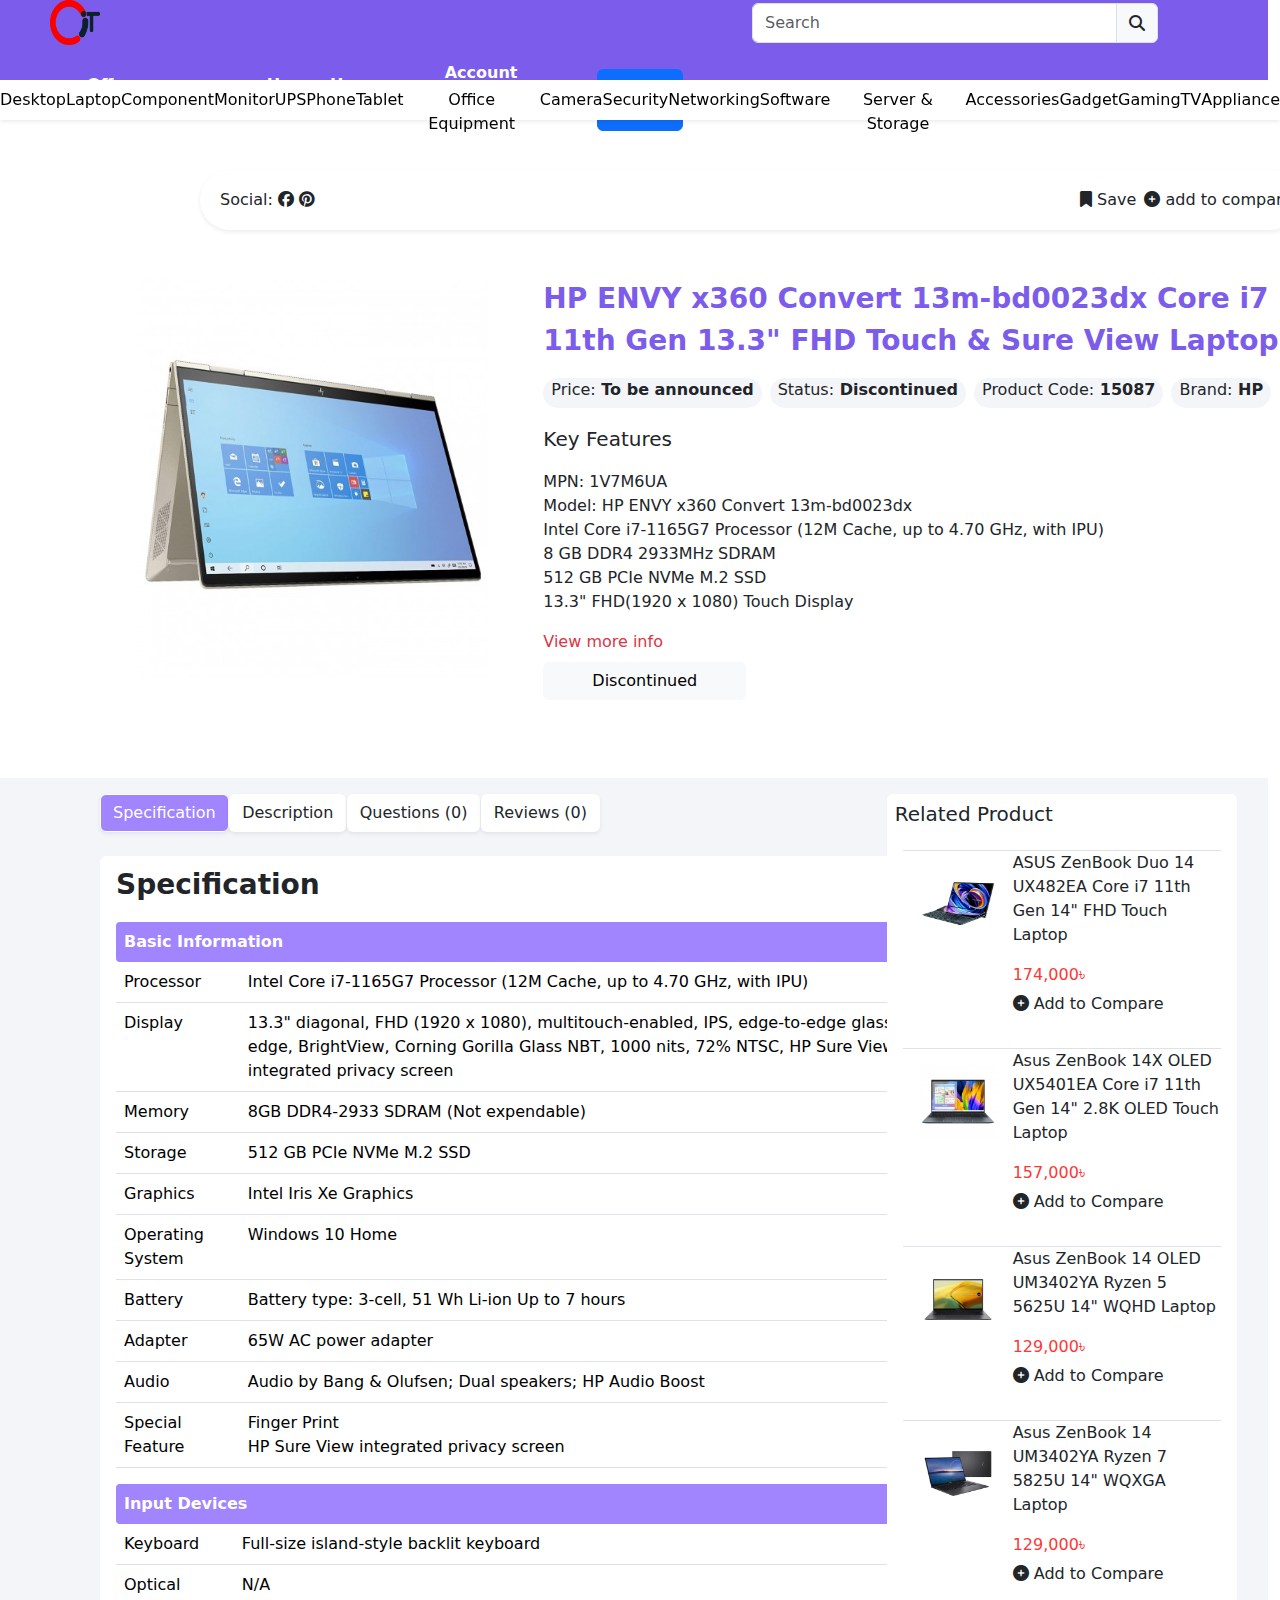
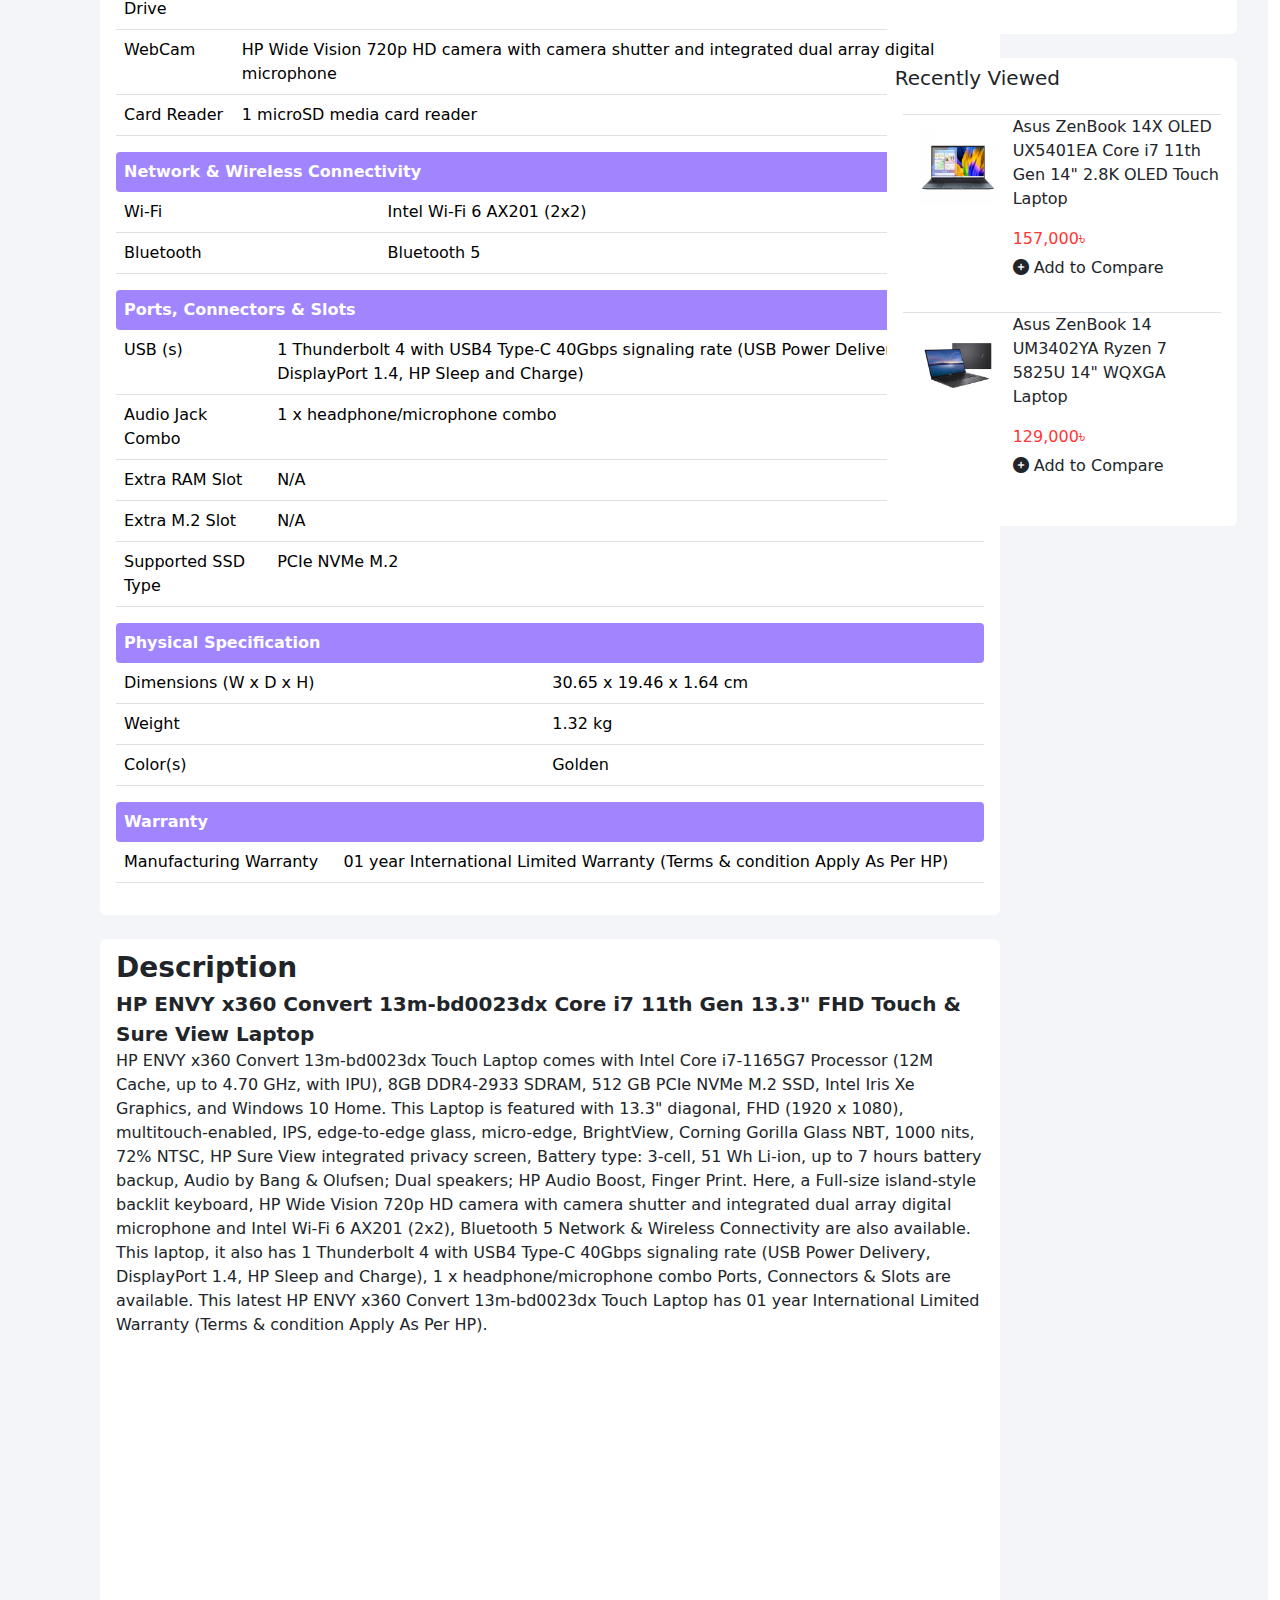
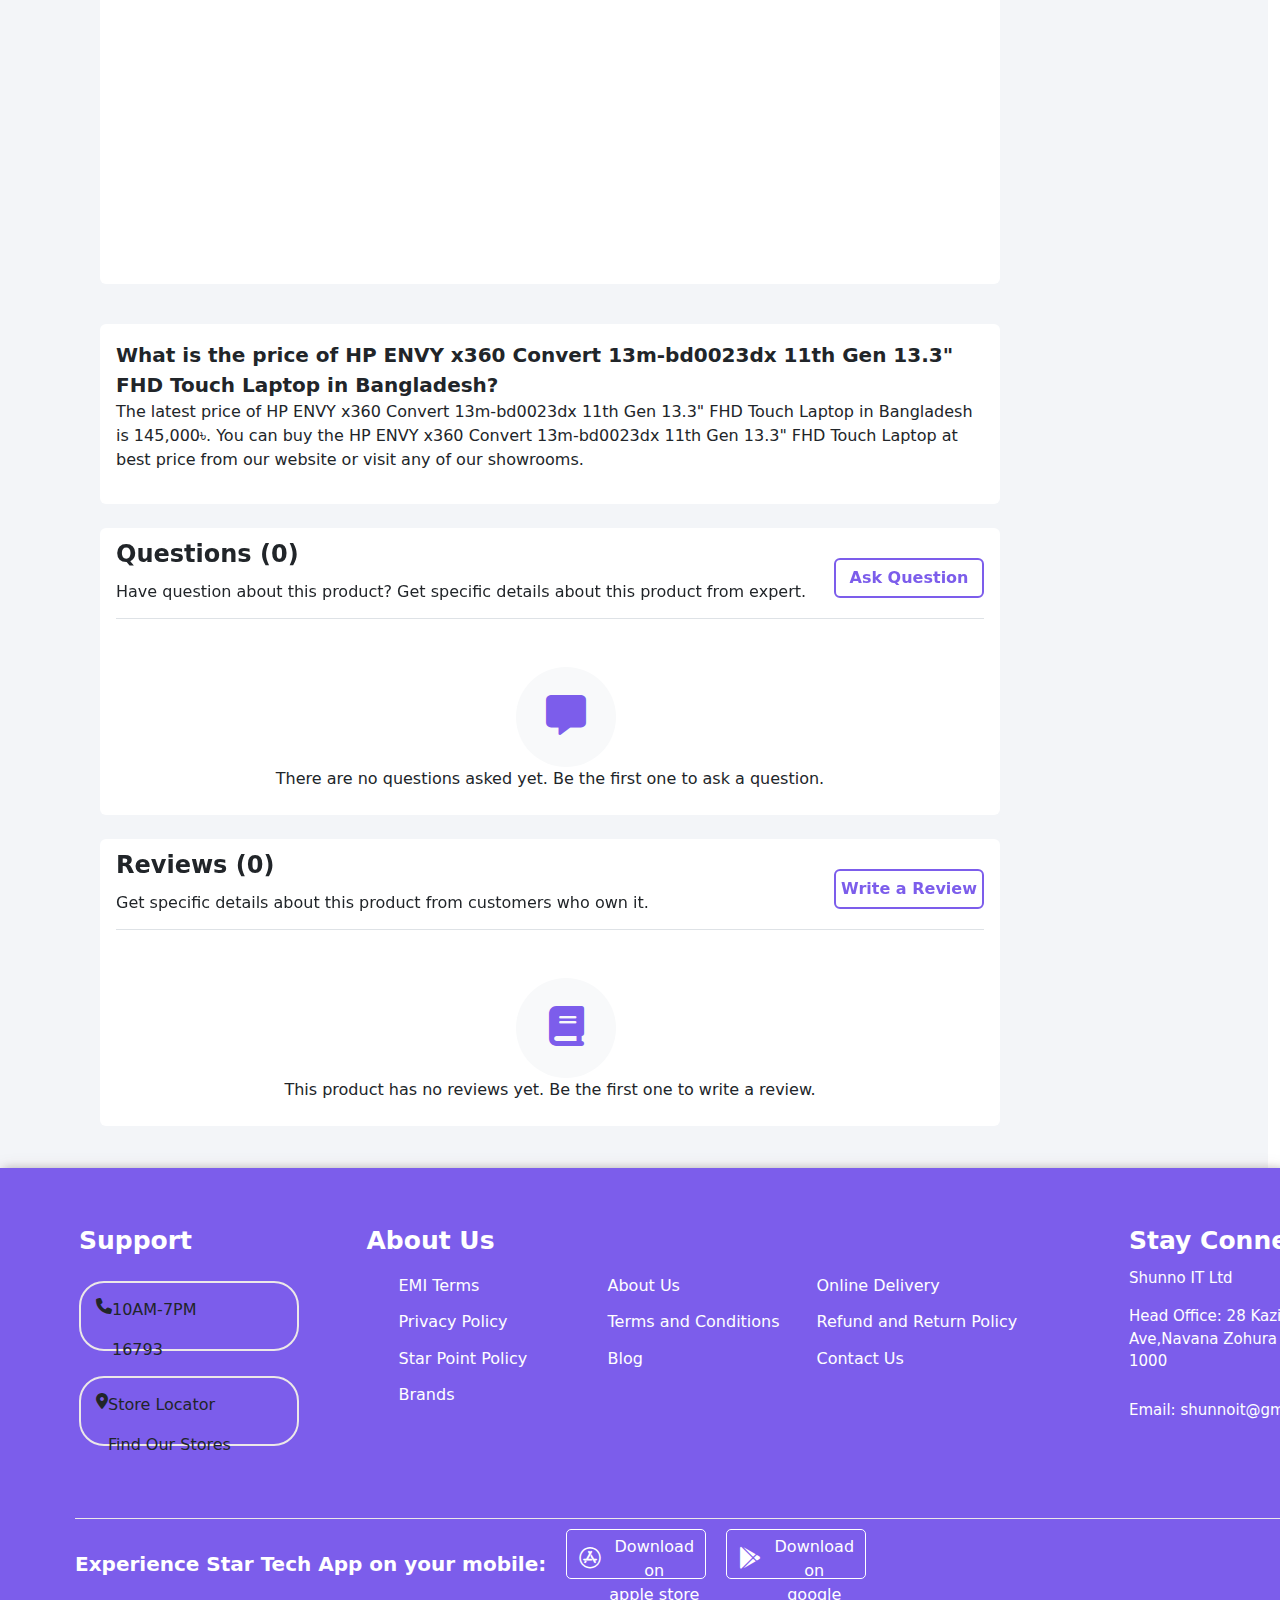
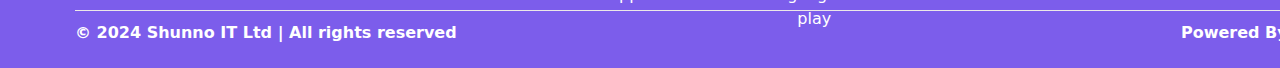
<file: StartechByBootstrap/index.html>
<!DOCTYPE html>
<html lang="en">
  <head>
    <meta charset="UTF-8" />
    <meta name="viewport" content="width=device-width, initial-scale=1.0" />
    <title>
      HP ENVY x360 Convert 13m-bd0023dx Core i7 11th Gen 13.3" FHD Touch & Sure
      View Laptop
    </title>
    <!-- <link rel="stylesheet" href="Bstyle.css" /> -->
    <link rel="icon" href="./utility/image/rsz_shunno_it_logo.png" />
    <link
      href="https://cdn.jsdelivr.net/npm/bootstrap@5.3.3/dist/css/bootstrap.min.css"
      rel="stylesheet"
      integrity="sha384-QWTKZyjpPEjISv5WaRU9OFeRpok6YctnYmDr5pNlyT2bRjXh0JMhjY6hW+ALEwIH"
      crossorigin="anonymous"
    />
    <link
      rel="stylesheet"
      href="https://cdnjs.cloudflare.com/ajax/libs/font-awesome/6.5.1/css/all.min.css"
    />
    <style>
      * {
        margin: 0;
        padding: 0;
        box-sizing: border-box;
      }
    </style>
  </head>
  <body>
    <div class="">
      <div
        class="navbar row"
        style="
          background-color: rgb(124, 93, 235);
          width: 100%;
          height: 80px;
          padding: 0 50px;
        "
      >
        <div class="col-1">
          <img
            class="logo"
            src="./utility/image/shunno it logo.png"
            style="width: 50px; height: 45px"
          />
        </div>
        <div class="col-4 me-5 input-group" style="height: 40px; width: 430px">
          <input
            class="form-control"
            type="text"
            name="searchBar"
            placeholder="Search"
          />
          <button class="input-group-text">
            <i class="fa-solid fa-magnifying-glass"></i>
          </button>
        </div>
        <div class="col-7 row justify-content-around">
          <a
            href="x"
            class="col-3 d-flex text-decoration-none align-items-center"
          >
            <div
              class="text-danger pe-2 mt-3"
              style="width: 30px; height: 30px"
            >
              <i class="fa-solid fa-gift fs-5"></i>
            </div>
            <div class="text-white pt-3">
              <p class="fw-bold">
                Offers <br />
                <span style="color: rgb(233, 233, 233); font-size: 13px"
                  >Latest Offers</span
                >
              </p>
            </div>
          </a>
          <a
            href="x"
            class="col-3 d-flex text-decoration-none align-items-center"
          >
            <div
              class="text-danger pe-2 mt-3"
              style="width: 30px; height: 30px"
            >
              <i class="fa-solid fa-bolt-lightning fs-5"></i>
            </div>
            <div class="text-white pt-3">
              <p class="fw-bold">
                Happy Hour <br />
                <span style="color: rgb(233, 233, 233); font-size: 13px"
                  >Special Deals</span
                >
              </p>
            </div>
          </a>
          <a
            href="x"
            class="col-3 d-flex text-decoration-none align-items-center"
            data-bs-toggle="modal"
            data-bs-target="#modalHandler"
          >
            <div
              class="text-danger pe-2 mt-3"
              style="width: 30px; height: 30px"
            >
              <i class="fa-solid fa-user fs-5"></i>
            </div>
            <div class="text-white pt-3">
              <p class="fw-bold">
                Account <br />
                <span style="color: rgb(233, 233, 233); font-size: 13px"
                  >Register or Login</span
                >
              </p>
            </div>
          </a>
          <a href="x" class="col-2 text-decoration-none mt-4">
            <button class="btn btn-primary">PC Builder</button>
          </a>
          <!-- modal -->
          <div
            class="modal fade"
            id="modalHandler"
            tabindex="-1"
            aria-labelledby="exampleModalLabel"
            aria-hidden="true"
          >
            <div class="modal-dialog modal-md modal-dialog-centered">
              <div class="modal-content p-5">
                <h3 class="text-center">Sign Up Page</h3>
                <form
                  class="row gap-3 needs-validation justify-content-center"
                  novalidate
                >
                  <div class="col-12 input-group">
                    <label class="input-group-text" for="username"
                      >@Username:</label
                    >
                    <input
                      type="text"
                      class="form-control"
                      name="username"
                      id="username"
                      required
                    />
                    <div class="invalid-feedback">
                      Please choose a username.
                    </div>
                  </div>
                  <div class="col-12 input-group">
                    <label class="input-group-text" for="password"
                      >Password:</label
                    >
                    <input
                      type="password"
                      class="form-control"
                      name="password"
                      id="password"
                      required
                    />
                    <div class="invalid-feedback">
                      please provide a password
                    </div>
                  </div>
                  <div class="col-12 input-group">
                    <label class="input-group-text" for="confirmPassword"
                      >Confirm Password:</label
                    >
                    <input
                      type="password"
                      class="form-control"
                      name="confirmPassword"
                      id="confirmPassword"
                      required
                    />
                  </div>
                  <div class="col-12 input-group">
                    <label class="input-group-text" for="email">Email:</label>
                    <input
                      type="email"
                      class="form-control"
                      name="email"
                      id="email"
                      placeholder="example@gmail.com"
                      required
                    />
                  </div>
                  <button type="submit" class="btn btn-primary col-12">
                    Sign Up
                  </button>
                  <div>
                    <p>
                      Have an account?
                      <button
                        class="border-0 bg-grey"
                        data-bs-toggle="modal"
                        data-bs-target="#secondModalHandler"
                        data-bs-dismiss="modal"
                      >
                        Sign In
                      </button>
                    </p>
                  </div>
                  <div class="col-12 row justify-content-between">
                    <button
                      type="button"
                      class="btn btn-danger col-3"
                      data-bs-dismiss="modal"
                    >
                      Close
                    </button>
                  </div>
                </form>
              </div>
            </div>
          </div>
          <div
            class="modal fade"
            id="secondModalHandler"
            tabindex="-1"
            aria-labelledby="secondModalLabel"
            aria-hidden="true"
          >
            <div class="modal-dialog modal-md modal-dialog-centered">
              <div class="modal-content p-5">
                <h3 class="text-center">Sign In Page</h3>
                <form
                  class="row gap-4 needs-validation justify-content-center"
                  novalidate
                >
                  <div class="col-12 input-group">
                    <label class="input-group-text" for="username"
                      >@Username:</label
                    >
                    <input
                      type="text"
                      class="form-control"
                      name="username"
                      id="username"
                      required
                    />
                    <div class="invalid-feedback">
                      Please choose a username.
                    </div>
                  </div>
                  <div class="col-12 input-group">
                    <label class="input-group-text" for="email">Email:</label>
                    <input
                      type="email"
                      class="form-control"
                      name="email"
                      id="email"
                      placeholder="example@gmail.com"
                      required
                    />
                  </div>
                  <div class="col-12 input-group">
                    <label class="input-group-text" for="password"
                      >Password:</label
                    >
                    <input
                      type="password"
                      class="form-control"
                      name="password"
                      id="password"
                      required
                    />
                    <div class="invalid-feedback">
                      please provide a password
                    </div>
                  </div>
                  <button type="submit" class="btn btn-primary col-12">
                    Sign In
                  </button>
                  <div>
                    <p>
                      Have no account?
                      <button
                        class="border-0 bg-grey"
                        data-bs-toggle="modal"
                        data-bs-target="#modalHandler"
                      >
                        Sign Up
                      </button>
                    </p>
                  </div>
                  <div class="col-12 row justify-content-between">
                    <button
                      type="button"
                      class="btn btn-danger col-3"
                      data-bs-dismiss="modal"
                    >
                      Close
                    </button>
                  </div>
                </form>
              </div>
            </div>
          </div>
        </div>
      </div>
      <div
        class="bg-white position-sticky top-0 start-0 shadow-sm text-center pt-2 d-flex justify-content-between"
        style="width: 100%; height: 40px"
      >
        <a class="text-decoration-none text-black" href="x">Desktop</a>
        <a class="text-decoration-none text-black" href="x">Laptop</a>
        <a class="text-decoration-none text-black" href="x">Component</a>
        <a class="text-decoration-none text-black" href="x">Monitor</a>
        <a class="text-decoration-none text-black" href="x">UPS</a>
        <a class="text-decoration-none text-black" href="x">Phone</a>
        <a class="text-decoration-none text-black" href="x">Tablet</a>
        <a class="text-decoration-none text-black" href="x">Office Equipment</a>
        <a class="text-decoration-none text-black" href="x">Camera</a>
        <a class="text-decoration-none text-black" href="x">Security</a>
        <a class="text-decoration-none text-black" href="x">Networking</a>
        <a class="text-decoration-none text-black" href="x">Software</a>
        <a class="text-decoration-none text-black" href="x">Server & Storage</a>
        <a class="text-decoration-none text-black" href="x">Accessories</a>
        <a class="text-decoration-none text-black" href="x">Gadget</a>
        <a class="text-decoration-none text-black" href="x">Gaming</a>
        <a class="text-decoration-none text-black" href="x">TV</a>
        <a class="text-decoration-none text-black" href="x">Appliance</a>
      </div>
      <div
        class="bg-white shadow-sm rounded-5 d-flex justify-content-between align-items-center pt-3"
        style="
          margin-top: 50px;
          margin-left: 200px;
          width: 1100px;
          height: 60px;
        "
      >
        <div style="width: 100px; margin-left: 20px">
          <p>
            Social: <i class="fa-brands fa-facebook"></i>
            <i class="fa-brands fa-pinterest"></i>
          </p>
        </div>
        <div>
          <div class="d-flex">
            <p><i class="fa-solid fa-bookmark"></i> Save</p>
            <p class="ms-2 me-2">
              <i class="fa-solid fa-circle-plus"></i> add to compare
            </p>
          </div>
        </div>
      </div>
      <div class="mt-5 row" style="width: auto; height: 500px">
        <div class="col-5" style="padding-left: 150px">
          <img
            style="height: 400px; width: 350px"
            src="./utility/image/envy-x360-001-500x500.jpg"
            alt="envy-x360-001-500x500"
          />
        </div>
        <div class="col-7">
          <p class="fs-3 fw-bold" style="color: rgb(124, 93, 235)">
            HP ENVY x360 Convert 13m-bd0023dx Core i7 11th Gen 13.3" FHD Touch &
            Sure View Laptop
          </p>
          <div class="d-flex">
            <p
              class="rounded-5 me-2 ps-2 pe-2"
              style="
                height: 30px;
                width: fit-content;
                background-color: #f3f5f8;
              "
            >
              Price:<span class="fw-bold"> To be announced</span>
            </p>
            <p
              class="rounded-5 me-2 ps-2 pe-2"
              style="
                height: 30px;
                width: fit-content;
                background-color: #f3f5f8;
              "
            >
              Status:<span class="fw-bold"> Discontinued</span>
            </p>
            <p
              class="rounded-5 me-2 ps-2 pe-2"
              style="
                height: 30px;
                width: fit-content;
                background-color: #f3f5f8;
              "
            >
              Product Code:<span class="fw-bold"> 15087</span>
            </p>
            <p
              class="rounded-5 me-2 ps-2 pe-2"
              style="
                height: 30px;
                width: fit-content;
                background-color: #f3f5f8;
              "
            >
              Brand:<span class="fw-bold"> HP</span>
            </p>
          </div>
          <p class="fs-5">Key Features</p>
          <p>
            MPN: 1V7M6UA <br />
            Model: HP ENVY x360 Convert 13m-bd0023dx <br />
            Intel Core i7-1165G7 Processor (12M Cache, up to 4.70 GHz, with IPU)
            <br />
            8 GB DDR4 2933MHz SDRAM <br />
            512 GB PCIe NVMe M.2 SSD <br />
            13.3" FHD(1920 x 1080) Touch Display <br />
          </p>
          <a href="x" class="text-decoration-none text-danger d-block"
            >View more info</a
          >
          <button class="btn btn-light mt-2 ps-5 pe-5">Discontinued</button>
        </div>
      </div>
      <div
        class="row"
        style="
          background-color: #f3f5f8;
          padding-bottom: 50px;
          width: 100%;
          padding-left: 100px;
        "
      >
        <div class="col-8">
          <div class="pt-3" style="width: 500px">
            <ul class="list-unstyled d-flex justify-content-between">
              <li
                class="btn active shadow-sm text-white"
                style="background-color: rgb(160, 133, 255)"
              >
                Specification
              </li>
              <li class="btn bg-white shadow-sm">Description</li>
              <li class="btn bg-white shadow-sm">Questions (0)</li>
              <li class="btn bg-white shadow-sm">Reviews (0)</li>
            </ul>
          </div>
          <div class="mt-4 pb-3">
            <section
              class="ps-3 pe-3 rounded-2 pb-3 pt-2"
              style="background-color: #ffffff; width: 900px"
            >
              <div class="fs-3 fw-bold">Specification</div>
              <div
                class="mt-3 p-2 text-white fw-bold fs-6 rounded-1"
                style="height: 40px; background-color: rgb(160, 133, 255)"
              >
                <p>Basic Information</p>
              </div>
              <table class="table table-hover">
                <tr>
                  <td>Processor</td>
                  <td>
                    Intel Core i7-1165G7 Processor (12M Cache, up to 4.70 GHz,
                    with IPU)
                  </td>
                </tr>
                <tr>
                  <td>Display</td>
                  <td>
                    13.3" diagonal, FHD (1920 x 1080), multitouch-enabled, IPS,
                    edge-to-edge glass, micro-edge, BrightView, Corning Gorilla
                    Glass NBT, 1000 nits, 72% NTSC, HP Sure View integrated
                    privacy screen
                  </td>
                </tr>
                <tr>
                  <td>Memory</td>
                  <td>8GB DDR4-2933 SDRAM (Not expendable)</td>
                </tr>
                <tr>
                  <td>Storage</td>
                  <td>512 GB PCIe NVMe M.2 SSD</td>
                </tr>
                <tr>
                  <td>Graphics</td>
                  <td>Intel Iris Xe Graphics</td>
                </tr>
                <tr>
                  <td>Operating System</td>
                  <td>Windows 10 Home</td>
                </tr>
                <tr>
                  <td>Battery</td>
                  <td>Battery type: 3-cell, 51 Wh Li-ion Up to 7 hours</td>
                </tr>
                <tr>
                  <td>Adapter</td>
                  <td>65W AC power adapter</td>
                </tr>
                <tr>
                  <td>Audio</td>
                  <td>
                    Audio by Bang & Olufsen; Dual speakers; HP Audio Boost
                  </td>
                </tr>
                <tr>
                  <td>Special Feature</td>
                  <td>
                    Finger Print <br />HP Sure View integrated privacy screen
                  </td>
                </tr>
              </table>
              <div
                class="mt-3 p-2 text-white fw-bold fs-6 rounded-1"
                style="height: 40px; background-color: rgb(160, 133, 255)"
              >
                <p>Input Devices</p>
              </div>
              <table class="table table-hover">
                <tr>
                  <td>Keyboard</td>
                  <td>Full-size island-style backlit keyboard</td>
                </tr>
                <tr>
                  <td>Optical Drive</td>
                  <td>N/A</td>
                </tr>
                <tr>
                  <td>WebCam</td>
                  <td>
                    HP Wide Vision 720p HD camera with camera shutter and
                    integrated dual array digital microphone
                  </td>
                </tr>
                <tr>
                  <td>Card Reader</td>
                  <td>1 microSD media card reader</td>
                </tr>
              </table>
              <div
                class="mt-3 p-2 text-white fw-bold fs-6 rounded-1"
                style="height: 40px; background-color: rgb(160, 133, 255)"
              >
                <p>Network & Wireless Connectivity</p>
              </div>
              <table class="table table-hover">
                <tr>
                  <td>Wi-Fi</td>
                  <td>Intel Wi-Fi 6 AX201 (2x2)</td>
                </tr>
                <tr>
                  <td>Bluetooth</td>
                  <td>Bluetooth 5</td>
                </tr>
              </table>
              <div
                class="mt-3 p-2 text-white fw-bold fs-6 rounded-1"
                style="height: 40px; background-color: rgb(160, 133, 255)"
              >
                <p>Ports, Connectors & Slots</p>
              </div>
              <table class="table table-hover">
                <tr>
                  <td>USB (s)</td>
                  <td>
                    1 Thunderbolt 4 with USB4 Type-C 40Gbps signaling rate (USB
                    Power Delivery, DisplayPort 1.4, HP Sleep and Charge)
                  </td>
                </tr>
                <tr>
                  <td>Audio Jack Combo</td>
                  <td>1 x headphone/microphone combo</td>
                </tr>
                <tr>
                  <td>Extra RAM Slot</td>
                  <td>N/A</td>
                </tr>
                <tr>
                  <td>Extra M.2 Slot</td>
                  <td>N/A</td>
                </tr>
                <tr>
                  <td>Supported SSD Type</td>
                  <td>PCIe NVMe M.2</td>
                </tr>
              </table>
              <div
                class="mt-3 p-2 text-white fw-bold fs-6 rounded-1"
                style="height: 40px; background-color: rgb(160, 133, 255)"
              >
                <p>Physical Specification</p>
              </div>
              <table class="table table-hover">
                <tr>
                  <td>Dimensions (W x D x H)</td>
                  <td>30.65 x 19.46 x 1.64 cm</td>
                </tr>
                <tr>
                  <td>Weight</td>
                  <td>1.32 kg</td>
                </tr>
                <tr>
                  <td>Color(s)</td>
                  <td>Golden</td>
                </tr>
              </table>
              <div
                class="mt-3 p-2 text-white fs-6 fw-bold rounded-1"
                style="height: 40px; background-color: rgb(160, 133, 255)"
              >
                <p>Warranty</p>
              </div>
              <table class="table table-hover">
                <tr>
                  <td>Manufacturing Warranty</td>
                  <td>
                    01 year International Limited Warranty (Terms & condition
                    Apply As Per HP)
                  </td>
                </tr>
              </table>
            </section>
            <section
              class="ps-3 pe-3 pb-3 rounded-2 pt-2 mt-4"
              style="background-color: #ffffff; width: 900px"
            >
              <div class="fs-3 fw-bold">Description</div>
              <div class="text-wrap">
                <span class="fs-5 fw-bold d-block"
                  >HP ENVY x360 Convert 13m-bd0023dx Core i7 11th Gen 13.3" FHD
                  Touch & Sure View Laptop</span
                >
                HP ENVY x360 Convert 13m-bd0023dx Touch Laptop comes with Intel
                Core i7-1165G7 Processor (12M Cache, up to 4.70 GHz, with IPU),
                8GB DDR4-2933 SDRAM, 512 GB PCIe NVMe M.2 SSD, Intel Iris Xe
                Graphics, and Windows 10 Home. This Laptop is featured with
                13.3" diagonal, FHD (1920 x 1080), multitouch-enabled, IPS,
                edge-to-edge glass, micro-edge, BrightView, Corning Gorilla
                Glass NBT, 1000 nits, 72% NTSC, HP Sure View integrated privacy
                screen, Battery type: 3-cell, 51 Wh Li-ion, up to 7 hours
                battery backup, Audio by Bang & Olufsen; Dual speakers; HP Audio
                Boost, Finger Print. Here, a Full-size island-style backlit
                keyboard, HP Wide Vision 720p HD camera with camera shutter and
                integrated dual array digital microphone and Intel Wi-Fi 6 AX201
                (2x2), Bluetooth 5 Network & Wireless Connectivity are also
                available. This laptop, it also has 1 Thunderbolt 4 with USB4
                Type-C 40Gbps signaling rate (USB Power Delivery, DisplayPort
                1.4, HP Sleep and Charge), 1 x headphone/microphone combo Ports,
                Connectors & Slots are available. This latest HP ENVY x360
                Convert 13m-bd0023dx Touch Laptop has 01 year International
                Limited Warranty (Terms & condition Apply As Per HP).
              </div>
              <div class="mt-4">
                <iframe
                  class="border-0 rounded-2"
                  style="width: 100%; height: 500px"
                  src="https://www.youtube.com/embed/tgbNymZ7vqY"
                  frameborder="0"
                  allow="accelerometer; autoplay; clipboard-write; encrypted-media; gyroscope; picture-in-picture"
                  allowfullscreen=""
                >
                </iframe>
              </div>
            </section>
          </div>
          <div class="mt-4">
            <section
              class="ps-3 pe-3 rounded-2 pb-3 pt-3"
              style="background-color: #ffffff; width: 900px"
            >
              <div class="fs-5 fw-bold">
                What is the price of HP ENVY x360 Convert 13m-bd0023dx 11th Gen
                13.3" FHD Touch Laptop in Bangladesh?
              </div>
              <p>
                The latest price of HP ENVY x360 Convert 13m-bd0023dx 11th Gen
                13.3" FHD Touch Laptop in Bangladesh is 145,000৳. You can buy
                the HP ENVY x360 Convert 13m-bd0023dx 11th Gen 13.3" FHD Touch
                Laptop at best price from our website or visit any of our
                showrooms.
              </p>
            </section>
          </div>
          <div class="mt-4">
            <div
              class="ps-3 pe-3 pb-4 rounded-2"
              style="background-color: #ffffff; width: 900px"
            >
              <div
                class="d-inline-block position-relative justify-content-center z-0"
                style="width: 100%; height: 90px"
              >
                <div class="mt-2 fs-4 fw-bold">Questions (0)</div>
                <div class="fs-6 mt-2">
                  Have question about this product? Get specific details about
                  this product from expert.
                </div>
                <button
                  class="fs-6 fw-bold border-2 bg-white position-absolute rounded-2"
                  style="
                    color: rgb(124, 93, 235);
                    border: 2px solid rgb(124, 93, 235);
                    width: 150px;
                    height: 40px;
                    top: 30px;
                    right: 0;
                  "
                >
                  Ask Question
                </button>
              </div>
              <div class="text-center border-top pt-5">
                <div
                  class="rounded-circle bg-light"
                  style="width: 100px; height: 100px; margin-left: 400px"
                >
                  <i
                    class="fa-solid fa-message fs-1 mt-4 pt-1"
                    style="color: rgb(124, 93, 235)"
                  ></i>
                </div>
                <div class="fs-6">
                  There are no questions asked yet. Be the first one to ask a
                  question.
                </div>
              </div>
            </div>
          </div>
          <div class="mt-4">
            <div
              class="ps-3 pe-3 pb-4 rounded-2"
              style="background-color: #ffffff; width: 900px"
            >
              <div
                class="d-inline-block position-relative justify-content-center z-0"
                style="width: 100%; height: 90px"
              >
                <div class="mt-2 fs-4 fw-bold">Reviews (0)</div>
                <div class="fs-6 mt-2">
                  Get specific details about this product from customers who own
                  it.
                </div>
                <button
                  class="fs-6 fw-bold border-2 bg-white position-absolute rounded-2"
                  style="
                    color: rgb(124, 93, 235);
                    border: 2px solid rgb(124, 93, 235);
                    width: 150px;
                    height: 40px;
                    top: 30px;
                    right: 0;
                  "
                >
                  Write a Review
                </button>
              </div>
              <div class="text-center border-top pt-5">
                <div
                  class="rounded-circle bg-light"
                  style="width: 100px; height: 100px; margin-left: 400px"
                >
                  <i
                    class="fa-solid fa-book fs-1 mt-4 pt-1"
                    style="color: rgb(124, 93, 235)"
                  ></i>
                </div>
                <div class="fs-6">
                  This product has no reviews yet. Be the first one to write a
                  review.
                </div>
              </div>
            </div>
          </div>
        </div>
        <div class="col-4 mt-3">
          <div class="bg-white rounded-2 pb-3" style="width: 350px">
            <h5 class="p-2">Related Product</h5>
            <div class="d-flex border-top m-3">
              <a href="x"
                ><img
                  style="width: 80px; height: 75px; margin: 15px 15px"
                  src="./utility//image/zenbook-duo-14-01-500x500.jpg"
                  alt="zenbook-duo-14-01-500x500"
              /></a>
              <div>
                <p>
                  ASUS ZenBook Duo 14 UX482EA Core i7 11th Gen 14" FHD Touch
                  Laptop
                </p>
                <p style="color: #ff3636; margin: 5px 0">174,000৳</p>
                <p><i class="fa-solid fa-circle-plus"></i> Add to Compare</p>
              </div>
            </div>
            <div class="d-flex border-top m-3">
              <a href="x"
                ><img
                  style="width: 80px; height: 75px; margin: 15px 15px"
                  src="./utility/image/zenbook-14x-oled-ux5401ea-01-500x500.jpg"
                  alt="zenbook-14x-oled-ux5401ea-01-500x500"
              /></a>
              <div>
                <p>
                  Asus ZenBook 14X OLED UX5401EA Core i7 11th Gen 14" 2.8K OLED
                  Touch Laptop
                </p>
                <p style="color: #ff3636; margin: 5px 0">157,000৳</p>
                <p><i class="fa-solid fa-circle-plus"></i> Add to Compare</p>
              </div>
            </div>
            <div class="d-flex border-top m-3">
              <a href="x"
                ><img
                  style="width: 80px; height: 75px; margin: 15px 15px"
                  src="./utility/image/zenbook-14-oled-um3402ya-01-500x500.webp"
                  alt="zenbook-14-oled-um3402ya-01-500x500"
              /></a>
              <div>
                <p>
                  Asus ZenBook 14 OLED UM3402YA Ryzen 5 5625U 14" WQHD Laptop
                </p>
                <p style="color: #ff3636; margin: 5px 0">129,000৳</p>
                <p><i class="fa-solid fa-circle-plus"></i> Add to Compare</p>
              </div>
            </div>
            <div class="d-flex border-top m-3">
              <a href="x"
                ><img
                  style="width: 80px; height: 75px; margin: 15px 15px"
                  src="./utility//image/zenbook-14-um3402ya-01-500x500.webp"
                  alt="zenbook-14-um3402ya-01-500x500"
              /></a>
              <div>
                <p>Asus ZenBook 14 UM3402YA Ryzen 7 5825U 14" WQXGA Laptop</p>
                <p style="color: #ff3636; margin: 5px 0">129,000৳</p>
                <p><i class="fa-solid fa-circle-plus"></i> Add to Compare</p>
              </div>
            </div>
          </div>
          <div class="bg-white rounded-2 pb-3 mt-4" style="width: 350px">
            <h5 class="p-2">Recently Viewed</h5>
            <div class="d-flex border-top m-3">
              <a href="x"
                ><img
                  style="width: 80px; height: 75px; margin: 15px 15px"
                  src="./utility/image/zenbook-14x-oled-ux5401ea-01-500x500.jpg"
                  alt="zenbook-14x-oled-ux5401ea-01-500x500"
              /></a>
              <div>
                <p>
                  Asus ZenBook 14X OLED UX5401EA Core i7 11th Gen 14" 2.8K OLED
                  Touch Laptop
                </p>
                <p style="color: #ff3636; margin: 5px 0">157,000৳</p>
                <p><i class="fa-solid fa-circle-plus"></i> Add to Compare</p>
              </div>
            </div>
            <div class="d-flex border-top m-3">
              <a href="x"
                ><img
                  style="width: 80px; height: 75px; margin: 15px 15px"
                  src="./utility//image/zenbook-14-um3402ya-01-500x500.webp"
                  alt="zenbook-14-um3402ya-01-500x500"
              /></a>
              <div>
                <p>Asus ZenBook 14 UM3402YA Ryzen 7 5825U 14" WQXGA Laptop</p>
                <p style="color: #ff3636; margin: 5px 0">129,000৳</p>
                <p><i class="fa-solid fa-circle-plus"></i> Add to Compare</p>
              </div>
            </div>
          </div>
        </div>
      </div>
    </div>
    <section
      class="footer"
      style="
        width: 100%;
        height: 500px;
        background-color: rgb(124, 93, 235);
        box-shadow: 4px 0 8px 0 rgba(0, 0, 0, 0.2),
          0 6px 20px 0 rgba(101, 29, 29, 0.19);
      "
    >
      <div
        class="main-footer row g-2"
        style="
          box-sizing: border-box;
          margin-left: 75px;
          width: 1350px;
          height: 350px;
          display: flex;
          justify-content: space-between;
          padding-bottom: 50px;
          padding-top: 50px;
        "
      >
        <div class="support col-2">
          <h3 style="color: white; font-size: 25px; font-weight: bold">
            Support
          </h3>
          <div
            class="call"
            style="
              padding-left: 15px;
              padding-top: 15px;
              display: flex;
              width: 220px;
              height: 70px;
              border: 2px solid #ece8e8;
              border-radius: 25px;
              margin-top: 25px;
            "
          >
            <i class="fa-solid fa-phone"></i>
            <div class="s-p">
              <p>10AM-7PM</p>
              <p>16793</p>
            </div>
          </div>
          <div
            class="store-location"
            style="
              padding-left: 15px;
              padding-top: 15px;
              display: flex;
              width: 220px;
              height: 70px;
              border: 2px solid #ece8e8;
              border-radius: 25px;
              margin-top: 25px;
            "
          >
            <i class="fa-solid fa-location-dot"></i>
            <div class="s-p">
              <p>Store Locator</p>
              <p>Find Our Stores</p>
            </div>
          </div>
        </div>
        <div
          class="about-us col-7"
          style="box-sizing: border-box; width: 700px; height: 250px"
        >
          <h3 style="color: white; font-size: 25px; font-weight: bold">
            About Us
          </h3>
          <ul
            class="listing"
            style="
              width: 500px;
              height: 150px;
              padding-top: 10px;
              display: grid;
              justify-content: space-between;
              grid-template-columns: 50px 50px 50px;
              gap: 5px 5px;
              list-style-type: none;
            "
          >
            <li style="width: 220px; height: 30px">
              <a style="color: white; text-decoration: none" href=""
                >EMI Terms</a
              >
            </li>
            <li style="width: 220px; height: 30px">
              <a style="color: white; text-decoration: none" href=""
                >About Us</a
              >
            </li>
            <li style="width: 220px; height: 30px">
              <a style="color: white; text-decoration: none" href=""
                >Online Delivery</a
              >
            </li>
            <li style="width: 220px; height: 30px">
              <a style="color: white; text-decoration: none" href=""
                >Privacy Policy</a
              >
            </li>
            <li style="width: 220px; height: 30px">
              <a style="color: white; text-decoration: none" href=""
                >Terms and Conditions</a
              >
            </li>
            <li style="width: 220px; height: 30px">
              <a style="color: white; text-decoration: none" href=""
                >Refund and Return Policy</a
              >
            </li>
            <li style="width: 220px; height: 30px">
              <a style="color: white; text-decoration: none" href=""
                >Star Point Policy</a
              >
            </li>
            <li style="width: 220px; height: 30px">
              <a style="color: white; text-decoration: none" href="">Blog</a>
            </li>
            <li style="width: 220px; height: 30px">
              <a style="color: white; text-decoration: none" href=""
                >Contact Us</a
              >
            </li>
            <li style="width: 220px; height: 30px">
              <a style="color: white; text-decoration: none" href="">Brands</a>
            </li>
          </ul>
        </div>
        <div class="address col-3" style="width: 300px">
          <h3 style="color: white; font-size: 25px; font-weight: bold">
            Stay Connected
          </h3>
          <div>
            <h5 style="color: white; padding: 5px 0; font-size: 15px">
              Shunno IT Ltd
            </h5>
            <p style="color: white; padding: 5px 0; font-size: 15px">
              Head Office: 28 Kazi Nazrul Islam Ave,Navana Zohura Square, Dhaka
              1000
            </p>
            <p style="color: white; padding: 5px 0; font-size: 15px">
              Email: <span>shunnoit@gmail.com</span>
            </p>
          </div>
        </div>
      </div>
      <div
        class="application-store"
        style="
          margin-left: 75px;
          width: 1350px;
          /* border: 2px solid black; */
          display: flex;
          border-top: 1px solid #ece8e8;
          padding-top: 10px;
        "
      >
        <p
          class="a-heading"
          style="
            padding-top: 20px;
            color: #fff;
            font-weight: bold;
            font-size: 20px;
          "
        >
          Experience Star Tech App on your mobile:
        </p>
        <a
          href="x"
          class="app-store"
          style="
            width: 140px;
            height: 50px;
            color: #fff;
            text-decoration: none;
            display: flex;
            border: 1px solid rgb(255, 255, 255);
            border-radius: 5px;
            margin-left: 20px;
            padding: 5px;
            text-align: center;
          "
        >
          <div class="a-ic" style="padding: 7px; font-size: 22px">
            <i class="fa-brands fa-app-store"></i>
          </div>
          <div class="app-content">
            <p>
              Download on <br />
              <span>apple store</span>
            </p>
          </div>
        </a>
        <a
          href="x"
          class="google-store"
          style="
            width: 140px;
            height: 50px;
            color: #fff;
            text-decoration: none;
            display: flex;
            border: 1px solid rgb(255, 255, 255);
            border-radius: 5px;
            margin-left: 20px;
            padding: 5px;
            text-align: center;
          "
        >
          <div class="g-ic" style="padding: 7px; font-size: 22px">
            <i class="fa-brands fa-google-play"></i>
          </div>
          <div class="app-content">
            <p>
              Download on <br />
              <span>google play</span>
            </p>
          </div>
        </a>
      </div>
      <div
        class="copy-write"
        style="
          color: #fff;
          font-weight: bold;
          margin-left: 75px;
          margin-top: 15px;
          width: 1350px;
          display: flex;
          justify-content: space-between;
          border-top: 1px solid #ece8e8;
          padding-top: 10px;
        "
      >
        <p>© 2024 Shunno IT Ltd | All rights reserved</p>
        <p>Powered By: Shunno IT Ltd</p>
      </div>
    </section>
    <script
      src="https://cdn.jsdelivr.net/npm/bootstrap@5.3.3/dist/js/bootstrap.bundle.min.js"
      integrity="sha384-YvpcrYf0tY3lHB60NNkmXc5s9fDVZLESaAA55NDzOxhy9GkcIdslK1eN7N6jIeHz"
      crossorigin="anonymous"
    ></script>
    <script>
      // Example starter JavaScript for disabling form submissions if there are invalid fields
      (() => {
        "use strict";

        // Fetch all the forms we want to apply custom Bootstrap validation styles to
        const forms = document.querySelectorAll(".needs-validation");

        // Loop over them and prevent submission
        Array.from(forms).forEach((form) => {
          form.addEventListener(
            "submit",
            (event) => {
              if (!form.checkValidity()) {
                event.preventDefault();
                event.stopPropagation();
              }

              form.classList.add("was-validated");
            },
            false
          );
        });
      })();
    </script>
  </body>
</html>
</file>
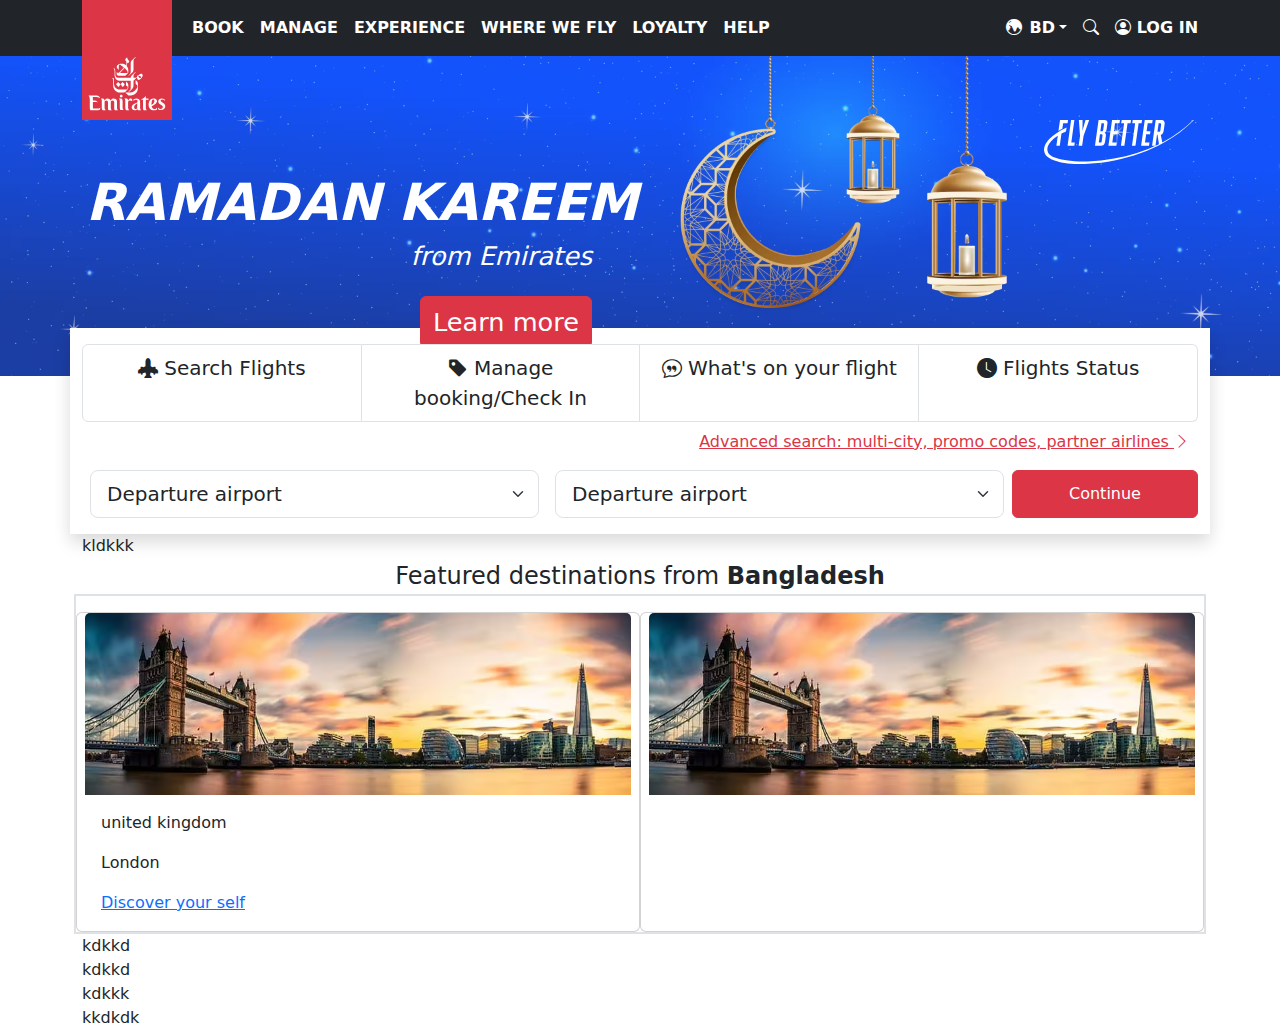
<file: StartechByBootstrap/flyEmirates/index.html>
<!DOCTYPE html>
<html lang="en">
  <head>
    <meta charset="UTF-8" />
    <meta name="viewport" content="width=device-width, initial-scale=1.0" />
    <title>Document</title>
    <link
      href="https://cdn.jsdelivr.net/npm/bootstrap@5.3.3/dist/css/bootstrap.min.css"
      rel="stylesheet"
      integrity="sha384-QWTKZyjpPEjISv5WaRU9OFeRpok6YctnYmDr5pNlyT2bRjXh0JMhjY6hW+ALEwIH"
      crossorigin="anonymous"
    />
    <link
      rel="stylesheet"
      href="https://cdn.jsdelivr.net/npm/bootstrap-icons@1.11.3/font/bootstrap-icons.min.css"
    />
  </head>
  <body>
    <!-- navbar -->
    <nav class="navbar navbar-expand-lg bg-dark navbar-dark p-0">
      <div class="container position-relative">
        <div
          class="bg-danger position-absolute top-0 z-2"
          style="width: 90px; height: 120px"
        >
          <img
            src="./images/emirates-logo-badge.svg"
            alt="fly emirates"
            class="navbar-brand mt-5"
            style="width: 90px; height: 75px"
          />
        </div>
        <button
          class="ms-auto my-md-2 btn btn-outline-dark border border-2"
          type="button"
          data-bs-toggle="collapse"
          data-bs-target="#navigationMenu"
        >
          <span class="text-white">Menu</span>
        </button>
        <div
          class="collapse collapse-horizontal navbar-collapse"
          id="navigationMenu"
          style="margin-left: 30px"
        >
          <ul class="navbar-nav">
            <li class="nav-item">
              <a href="3" class="nav-link text-white fw-bold">BOOK</a>
            </li>
            <li class="nav-item">
              <a href="3" class="nav-link text-white fw-bold">MANAGE</a>
            </li>
            <li class="nav-item">
              <a href="3" class="nav-link text-white fw-bold">EXPERIENCE</a>
            </li>
            <li class="nav-item">
              <a href="3" class="nav-link text-white fw-bold">WHERE WE FLY</a>
            </li>
            <li class="nav-item">
              <a href="3" class="nav-link text-white fw-bold">LOYALTY</a>
            </li>
            <li class="nav-item">
              <a href="3" class="nav-link text-white fw-bold">HELP</a>
            </li>
          </ul>
        </div>
        <div
          class="collapse navbar-collapse ms-auto fw-bold pt-3 justify-content-end"
        >
          <ul class="text-white list-unstyled d-flex">
            <li class="dropdown">
              <a
                href="x"
                class="text-decoration-none text-white dropdown-toggle"
                data-bs-toggle="collapse"
                data-bs-target="#countryCollapse"
                ><i class="bi bi-globe-central-south-asia text-white me-2"></i
                >BD</a
              >
            </li>
            <li>
              <a href=""><i class="bi bi-search text-white ms-3"></i></a>
            </li>
            <li>
              <a href="" class="text-decoration-none text-white"
                ><i class="bi bi-person-circle text-white ms-3"></i> LOG IN</a
              >
            </li>
          </ul>
        </div>
        <section
          class="fade collapse bg-white shadow pb-3"
          id="countryCollapse"
        >
          <div class="container">
            <div class="d-flex justify-content-between fs-4 fw-bold">
              <p>Choose your country or territory</p>
              <button class="border-0 bg-white">
                <i
                  class="bi bi-x-lg justify-content-end"
                  data-bs-toggle="collapse"
                  data-bs-target="#countryCollapse"
                ></i>
              </button>
            </div>
            <div>
              <input type="text" class="form-control" placeholder="search" />
            </div>
          </div>
        </section>
      </div>
    </nav>
    <section class="card border-0 rounded-top-0">
      <img
        class="img-fluid card-img-top rounded-0"
        src="./images/ramadan-moon-and-lantern-decor-hp-w1920x480.jpg"
        alt=""
      />
      <div class="container card-img-overlay text-white mt-5">
        <div class="text-end">
          <img
            class="h-auto"
            src="./images/emirates-fly-better-white.svg"
            alt=""
            style="width: 150px"
          />
        </div>
        <div class="container row ps-0">
          <div
            class="fw-bold row col-8 col-md-7 col-sm-9 col-md-8 fst-italic"
            style="font-size: 4vw"
          >
            <div class="col-12">RAMADAN KAREEM</div>
            <div class="text-end col-s-6 col-sm-10 col-md-9">
              <h3 class="fst-italic" style="font-size: 2vw">from Emirates</h3>
              <button class="btn btn-danger" style="font-size: 2vw">
                Learn more
              </button>
            </div>
          </div>
        </div>
      </div>
      <section class="col-12 h-auto" style="margin-top: -3rem">
        <div class="container bg-body shadow py-3" id="accordion">
          <div class="fs-5">
            <ul class="text-center list-group list-group-horizontal">
              <li
                class="py-2 list-group-item list-group-item-action"
                data-bs-toggle="collapse"
                data-bs-target="#DepartureCollapse"
              >
                <i class="bi bi-airplane-engines-fill"></i> Search Flights
              </li>
              <li
                class="py-2 list-group-item list-group-item-action"
                data-bs-toggle="collapse"
                data-bs-target="#DepartureCollapse2"
              >
                <i class="bi bi-tag-fill"></i> Manage booking/Check In
              </li>
              <li class="py-2 list-group-item list-group-item-action">
                <i class="bi bi-chat-quote"></i> What's on your flight
              </li>
              <li class="py-2 list-group-item list-group-item-action">
                <i class="bi bi-clock-fill"></i> Flights Status
              </li>
            </ul>
          </div>
          <div
            class="collapse show row g-3 px-2"
            id="DepartureCollapse"
            data-bs-parent="#accordion"
          >
            <div class="text-end pt-2">
              <a class="text-danger" href="x"
                >Advanced search: multi-city, promo codes, partner airlines
                <i class="bi bi-chevron-right"></i
              ></a>
            </div>
            <div class="col-5">
              <div class="input-group">
                <select
                  class="form-select form-select-lg"
                  aria-label="Default select example"
                >
                  <option selected>Departure airport</option>
                  <option value="Dhaka">Dhaka, Bangladesh</option>
                  <option value="Delhi">Delhi, India</option>
                  <option value="Kathmandu">Kathmandu, Nepal</option>
                  <option value="Jakarta">Jakarta, Indonesia</option>
                  <option value="Dubai">Dubai, UAE</option>
                  <option value="Karachi">Karachi, Pakistan</option>
                </select>
              </div>
            </div>
            <div class="col-5">
              <div class="input-group">
                <select
                  class="form-select form-select-lg"
                  aria-label="Default select example"
                >
                  <option selected>Departure airport</option>
                  <option value="Dhaka">Dhaka, Bangladesh</option>
                  <option value="Delhi">Delhi, India</option>
                  <option value="Kathmandu">Kathmandu, Nepal</option>
                  <option value="Jakarta">Jakarta, Indonesia</option>
                  <option value="Dubai">Dubai, UAE</option>
                  <option value="Karachi">Karachi, Pakistan</option>
                </select>
              </div>
            </div>
            <button type="button" class="col-2 btn btn-danger">Continue</button>
          </div>
          <div
            class="collapse row px-2"
            id="DepartureCollapse2"
            data-bs-parent="#accordion"
          >
            <div class="pt-2 col-12">
              <a class="text-danger" href="x">Log in to view your trips</a>
            </div>
            <div class="col-12 row g-4 needs-validation" novalidate>
              <div class="col-4">
                <div class="input-group">
                  <label for="validationCustom01" class="form-label"
                    >First name</label
                  >
                  <input
                    type="text"
                    class="form-control"
                    id="validationCustom01"
                    value="Mark"
                    required
                  />
                  <div class="valid-feedback">Looks good!</div>
                </div>
              </div>
              <div class="col-4">
                <div class="input-group">
                  <label for="validationCustom02" class="form-label"
                    >Last name</label
                  >
                  <input
                    type="text"
                    class="form-control"
                    id="validationCustom02"
                    value="Otto"
                    required
                  />
                  <div class="valid-feedback">Looks good!</div>
                </div>
              </div>
              <div class="col-2 d-flex justify-content-around">
                <button type="submit" class="btn btn-danger">
                  Manage Booking
                </button>
              </div>
              <div class="col-2 d-flex justify-content-around">
                <button type="submit" class="btn btn-danger px-5">
                  Check In
                </button>
              </div>
            </div>
          </div>
        </div>
      </section>
    </section>
    <section>
      <div class="container">kldkkk</div>
      <div class="container">
        <div>
          <p class="fs-4 text-center">
            Featured destinations from <span class="fw-bold">Bangladesh</span>
          </p>
        </div>
        <div class="row border border-2 g-3">
          <div class="card col-6">
            <img
              class="card-img-top img-fluid"
              src="./images/810x270.avif"
              alt=""
            />
            <div class="card-body">
              <p>united kingdom</p>
              <p>London</p>
              <a href="">Discover your self</a>
            </div>
          </div>
          <div class="card col-6">
            <img class="card-img-top" src="./images/810x270.avif" alt="" />
            <div class="card-body"></div>
          </div>
        </div>
      </div>
      <div class="container">kdkkd</div>
      <div class="container">kdkkd</div>
      <div class="container">kdkkk</div>
      <div class="container">kkdkdk</div>
    </section>
    <footer>
      <div class="container"></div>
    </footer>
    <script
      src="https://cdn.jsdelivr.net/npm/bootstrap@5.3.3/dist/js/bootstrap.bundle.min.js"
      integrity="sha384-YvpcrYf0tY3lHB60NNkmXc5s9fDVZLESaAA55NDzOxhy9GkcIdslK1eN7N6jIeHz"
      crossorigin="anonymous"
    ></script>
  </body>
</html>
</file>
